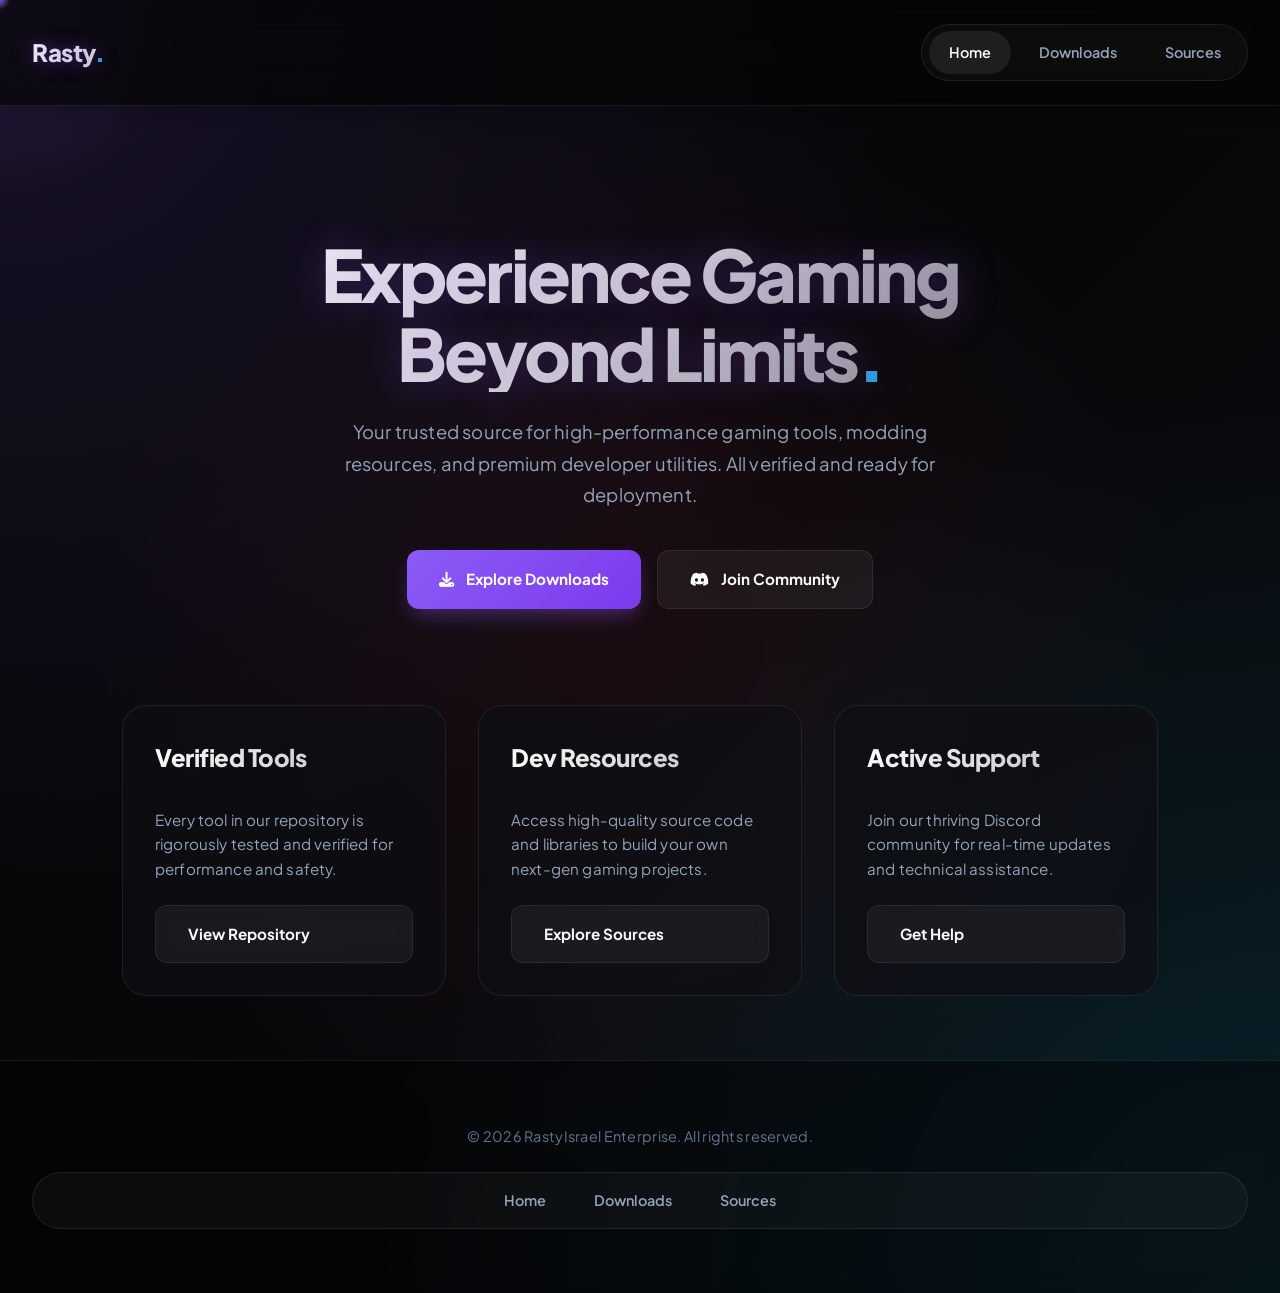
<file: index.html>
<!DOCTYPE html>
<html lang="en">
<head>
    <meta charset="UTF-8">
    <meta name="viewport" content="width=device-width, initial-scale=1.0">
    <title>RastyGaming - Premium Gaming Tools</title>
    <link rel="stylesheet" href="style.css">
    <link rel="stylesheet" href="https://cdnjs.cloudflare.com/ajax/libs/font-awesome/6.4.0/css/all.min.css">
</head>
<body>
    <div class="bg-mesh"></div>
    <div class="particles">
        <div class="particle"></div>
        <div class="particle"></div>
        <div class="particle"></div>
        <div class="particle"></div>
        <div class="particle"></div>
        <div class="particle"></div>
        <div class="particle"></div>
        <div class="particle"></div>
        <div class="particle"></div>
        <div class="particle"></div>
    </div>
    
    <header>
        <div class="logo">Rasty<span>.</span></div>
        <nav class="nav-links">
            <a href="index.html" class="active">Home</a>
            <a href="downloads.html">Downloads</a>
            <a href="sources.html">Sources</a>
        </nav>
    </header>

    <main>
        <section class="hero">
            <h2>Experience Gaming<br>Beyond Limits<span>.</span></h2>
            <p>Your trusted source for high-performance gaming tools, modding resources, and premium developer utilities. All verified and ready for deployment.</p>
            <div class="hero-btns">
                <a href="downloads.html" class="btn btn-primary">
                    <i class="fas fa-download"></i> Explore Downloads
                </a>
                <a href="https://discord.gg/8fP9UVPE9v" target="_blank" class="btn btn-secondary">
                    <i class="fab fa-discord"></i> Join Community
                </a>
            </div>
        </section>

        <section class="grid">
            <div class="card">
                <div class="card-title">Verified Tools</div>
                <p>Every tool in our repository is rigorously tested and verified for performance and safety.</p>
                <a href="downloads.html" class="btn btn-secondary">View Repository</a>
            </div>
            <div class="card">
                <div class="card-title">Dev Resources</div>
                <p>Access high-quality source code and libraries to build your own next-gen gaming projects.</p>
                <a href="sources.html" class="btn btn-secondary">Explore Sources</a>
            </div>
            <div class="card">
                <div class="card-title">Active Support</div>
                <p>Join our thriving Discord community for real-time updates and technical assistance.</p>
                <a href="https://discord.gg/8fP9UVPE9v" target="_blank" class="btn btn-secondary">Get Help</a>
            </div>
        </section>
    </main>

    <footer>
        <p>&copy; 2026 RastyIsrael Enterprise. All rights reserved.</p>
        <div class="nav-links">
            <a href="index.html">Home</a>
            <a href="downloads.html">Downloads</a>
            <a href="sources.html">Sources</a>
        </div>
    </footer>

    <script src="script.js"></script>
</body>
</html>
</file>
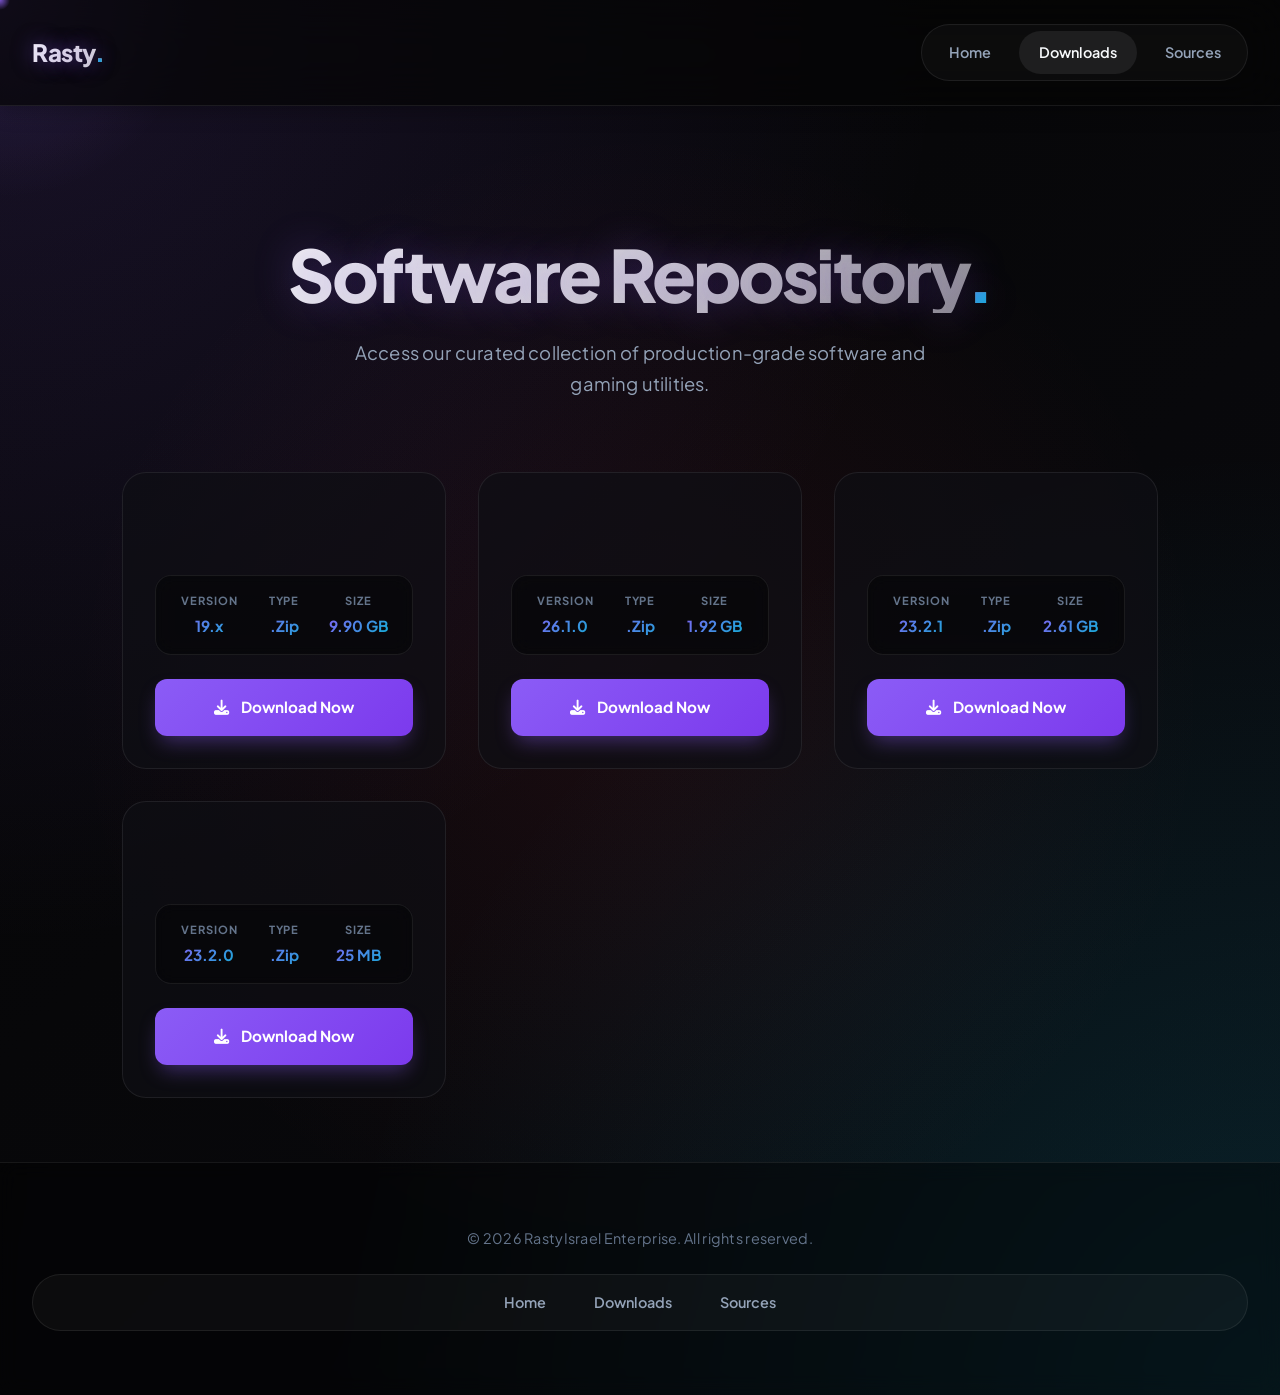
<file: downloads.html>
<!DOCTYPE html>
<html lang="en">
<head>
    <meta charset="UTF-8">
    <meta name="viewport" content="width=device-width, initial-scale=1.0">
    <title>Downloads - RastyGaming</title>
    <link rel="stylesheet" href="style.css">
    <link rel="stylesheet" href="https://cdnjs.cloudflare.com/ajax/libs/font-awesome/6.4.0/css/all.min.css">
</head>
<body>
    <div class="bg-mesh"></div>
    <div class="particles">
        <div class="particle"></div>
        <div class="particle"></div>
        <div class="particle"></div>
        <div class="particle"></div>
        <div class="particle"></div>
        <div class="particle"></div>
        <div class="particle"></div>
        <div class="particle"></div>
        <div class="particle"></div>
        <div class="particle"></div>
    </div>
    
    <header>
        <div class="logo">Rasty<span>.</span></div>
        <nav class="nav-links">
            <a href="index.html">Home</a>
            <a href="downloads.html" class="active">Downloads</a>
            <a href="sources.html">Sources</a>
        </nav>
    </header>

    <main>
        <section class="hero" style="padding-bottom: 2rem;">
            <h2>Software Repository<span>.</span></h2>
            <p>Access our curated collection of production-grade software and gaming utilities.</p>
        </section>

        <div class="grid">
            <!-- DOWNLOAD 1 -->
            <div class="card">
                <div class="card-title private-name" onclick="revealName(this)">
                    <span>Davinci Resolve Studio</span>
                </div>
                <div class="stats">
                    <div class="stat-item">
                        <span class="stat-label">Version</span>
                        <span class="stat-value">19.x</span>
                    </div>
                    <div class="stat-item">
                        <span class="stat-label">Type</span>
                        <span class="stat-value">.Zip</span>
                    </div>
                    <div class="stat-item">
                        <span class="stat-label">Size</span>
                        <span class="stat-value">9.90 GB</span>
                    </div>
                </div>
                <a href="https://drive.google.com/uc?export=download&id=1-Jj6_EDDsdk5bNQLrPvIruEMJoP8ZSNB" class="btn btn-primary" style="justify-content: center;">
                    <i class="fas fa-download"></i> Download Now
                </a>
            </div>

            <!-- DOWNLOAD 2 -->
            <div class="card">
                <div class="card-title private-name" onclick="revealName(this)">
                    <span>FL Studio Producer</span>
                </div>
                <div class="stats">
                    <div class="stat-item">
                        <span class="stat-label">Version</span>
                        <span class="stat-value">26.1.0</span>
                    </div>
                    <div class="stat-item">
                        <span class="stat-label">Type</span>
                        <span class="stat-value">.Zip</span>
                    </div>
                    <div class="stat-item">
                        <span class="stat-label">Size</span>
                        <span class="stat-value">1.92 GB</span>
                    </div>
                </div>
                <a href="https://drive.google.com/uc?export=download&id=1xzUbYLwWIYHFm2peaR0gy8tP8R7VI28_" class="btn btn-primary" style="justify-content: center;">
                    <i class="fas fa-download"></i> Download Now
                </a>
            </div>

            <!-- DOWNLOAD 3 -->
            <div class="card">
                <div class="card-title private-name" onclick="revealName(this)">
                    <span>After Effects 2026</span>
                </div>
                <div class="stats">
                    <div class="stat-item">
                        <span class="stat-label">Version</span>
                        <span class="stat-value">23.2.1</span>
                    </div>
                    <div class="stat-item">
                        <span class="stat-label">Type</span>
                        <span class="stat-value">.Zip</span>
                    </div>
                    <div class="stat-item">
                        <span class="stat-label">Size</span>
                        <span class="stat-value">2.61 GB</span>
                    </div>
                </div>
                <a href="https://drive.google.com/uc?export=download&id=1-Jj6_EDDsdk5bNQLrPvIruEMJoP8ZSNB" class="btn btn-primary" style="justify-content: center;">
                    <i class="fas fa-download"></i> Download Now
                </a>
            </div>

            <!-- DOWNLOAD 4 -->
            <div class="card">
                <div class="card-title private-name" onclick="revealName(this)">
                    <span>Premiere Pro 2026</span>
                </div>
                <div class="stats">
                    <div class="stat-item">
                        <span class="stat-label">Version</span>
                        <span class="stat-value">23.2.0</span>
                    </div>
                    <div class="stat-item">
                        <span class="stat-label">Type</span>
                        <span class="stat-value">.Zip</span>
                    </div>
                    <div class="stat-item">
                        <span class="stat-label">Size</span>
                        <span class="stat-value">25 MB</span>
                    </div>
                </div>
                <a href="https://drive.google.com/uc?export=download&id=15wnbRhq2ssq8uek4LeQk4J0cTgIZ6X-w" class="btn btn-primary" style="justify-content: center;">
                    <i class="fas fa-download"></i> Download Now
                </a>
            </div>
        </div>
    </main>

    <footer>
        <p>&copy; 2026 RastyIsrael Enterprise. All rights reserved.</p>
        <div class="nav-links">
            <a href="index.html">Home</a>
            <a href="downloads.html">Downloads</a>
            <a href="sources.html">Sources</a>
        </div>
    </footer>

    <script src="script.js"></script>
</body>
</html>
</file>
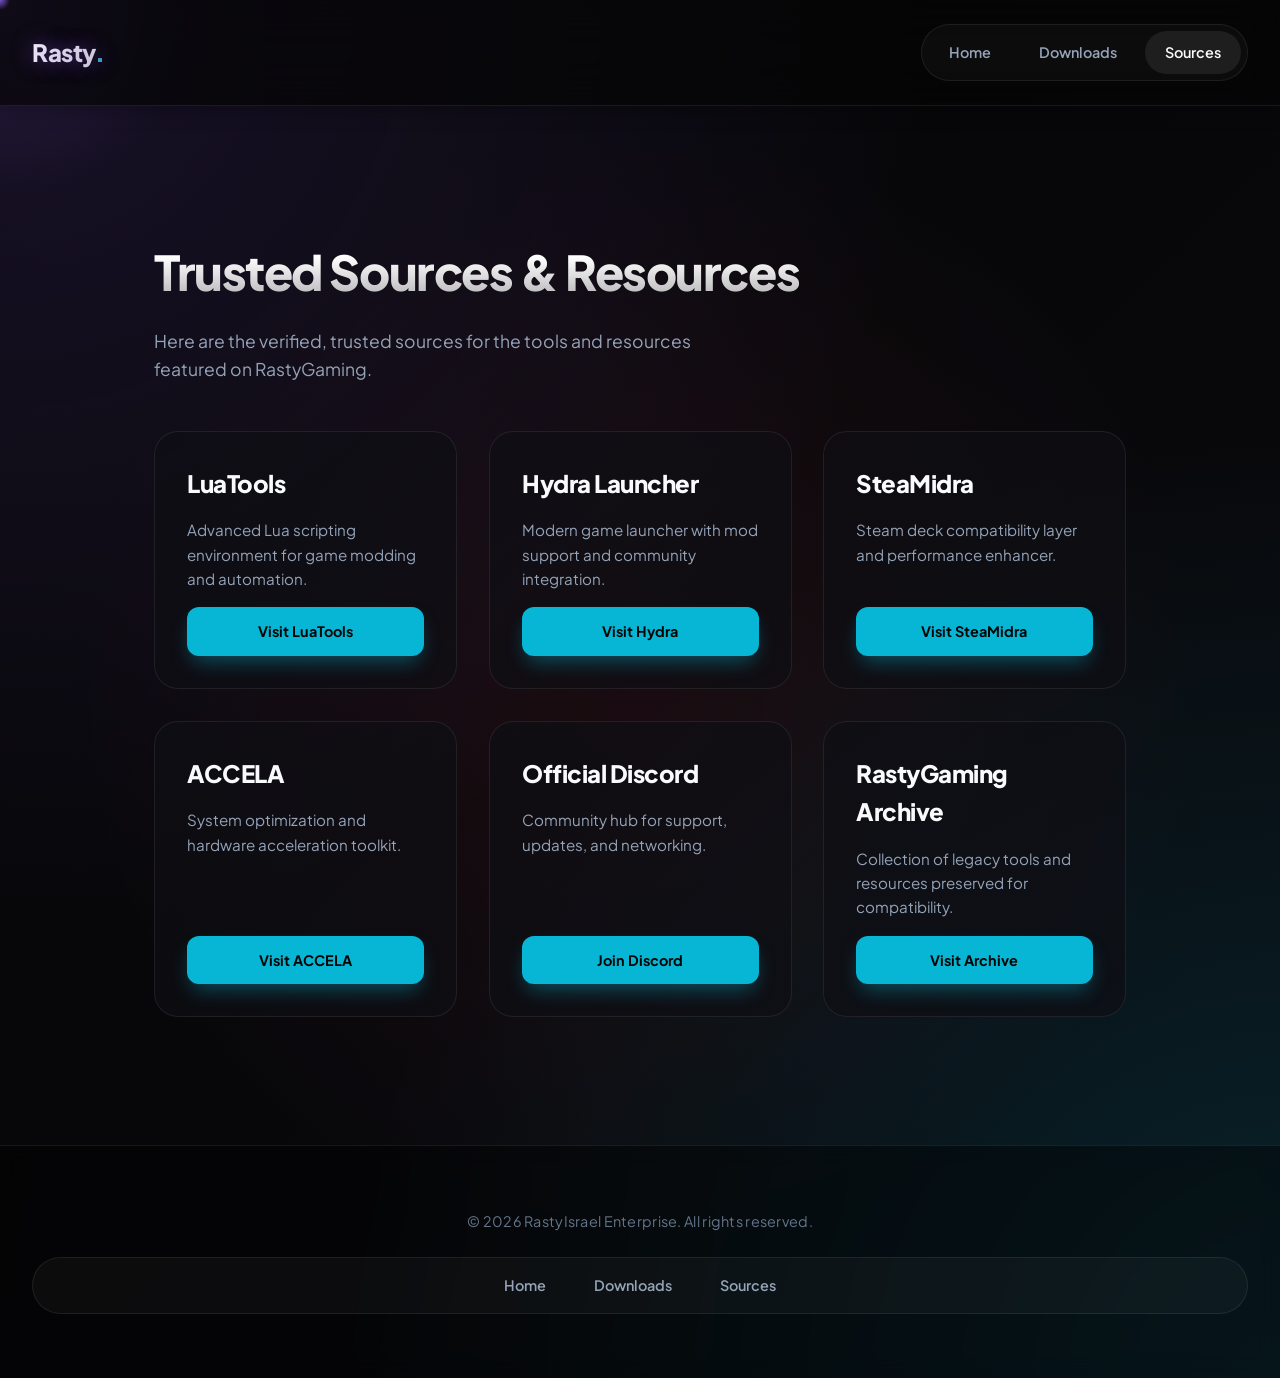
<file: sources.html>
<!DOCTYPE html>
<html lang="en">
<head>
    <meta charset="UTF-8">
    <meta name="viewport" content="width=device-width, initial-scale=1.0">
    <title>Sources - RastyGaming</title>
    <link rel="stylesheet" href="style.css">
    <link rel="stylesheet" href="https://cdnjs.cloudflare.com/ajax/libs/font-awesome/6.4.0/css/all.min.css">
</head>
<body>
    <div class="bg-mesh"></div>
    <div class="particles">
        <div class="particle"></div>
        <div class="particle"></div>
        <div class="particle"></div>
        <div class="particle"></div>
        <div class="particle"></div>
        <div class="particle"></div>
        <div class="particle"></div>
        <div class="particle"></div>
        <div class="particle"></div>
        <div class="particle"></div>
    </div>
    
    <header>
        <div class="logo">Rasty<span>.</span></div>
        <nav class="nav-links">
            <a href="index.html">Home</a>
            <a href="downloads.html">Downloads</a>
            <a href="sources.html" class="active">Sources</a>
        </nav>
    </header>

    <main>
        <section id="sources-section">
            <div class="sources-content">
                <h2>Trusted Sources & Resources</h2>
                <p>Here are the verified, trusted sources for the tools and resources featured on RastyGaming.</p>
                <div class="sources-grid">
                    <!-- Source 1 -->
                    <div class="source-card">
                        <h3>LuaTools</h3>
                        <p>Advanced Lua scripting environment for game modding and automation.</p>
                        <a href="https://lua.tools/app" target="_blank" class="source-button">Visit LuaTools</a>
                    </div>
                    <!-- Source 2 -->
                    <div class="source-card">
                        <h3>Hydra Launcher</h3>
                        <p>Modern game launcher with mod support and community integration.</p>
                        <a href="https://hydralauncher.gg/#download" target="_blank" class="source-button">Visit Hydra</a>
                    </div>
                    <!-- Source 3 -->
                    <div class="source-card">
                        <h3>SteaMidra</h3>
                        <p>Steam deck compatibility layer and performance enhancer.</p>
                        <a href="https://github.com/Midrags/SFF/releases/tag/v6.6.6" target="_blank" class="source-button">Visit SteaMidra</a>
                    </div>
                    <!-- Source 4 -->
                    <div class="source-card">
                        <h3>ACCELA</h3>
                        <p>System optimization and hardware acceleration toolkit.</p>
                        <a href="https://github.com/ciscosweater/enter-the-wired" target="_blank" class="source-button">Visit ACCELA</a>
                    </div>
                    <!-- Source 5 -->
                    <div class="source-card">
                        <h3>Official Discord</h3>
                        <p>Community hub for support, updates, and networking.</p>
                        <a href="https://discord.gg/8fP9UVPE9v" target="_blank" class="source-button">Join Discord</a>
                    </div>
                    <!-- Source 6 -->
                    <div class="source-card">
                        <h3>RastyGaming Archive</h3>
                        <p>Collection of legacy tools and resources preserved for compatibility.</p>
                        <a href="https://github.com/rastygaming/archive" target="_blank" class="source-button">Visit Archive</a>
                    </div>
                </div>
            </div>
        </section>
    </main>

    <footer>
        <p>&copy; 2026 RastyIsrael Enterprise. All rights reserved.</p>
        <div class="nav-links">
            <a href="index.html">Home</a>
            <a href="downloads.html">Downloads</a>
            <a href="sources.html">Sources</a>
        </div>
    </footer>

    <script src="script.js"></script>
</body>
</html>
</file>
<file: style.css>
@import url('https://fonts.googleapis.com/css2?family=Plus+Jakarta+Sans:wght@400;500;600;700;800&display=swap');

:root {
    /* Colors */
    --bg-dark: #050505;
    --bg-card: rgba(15, 15, 20, 0.7);
    --primary: #8b5cf6; /* Violet 500 */
    --primary-glow: rgba(139, 92, 246, 0.4);
    --secondary: #06b6d4; /* Cyan 500 */
    --secondary-glow: rgba(6, 182, 212, 0.4);
    --accent: #f43f5e; /* Rose 500 */
    
    /* Text */
    --text-main: #f8fafc;
    --text-muted: #94a3b8;
    --text-dim: #64748b;
    
    /* Layout */
    --container: 1100px;
    --radius-lg: 24px;
    --radius-md: 16px;
    --radius-sm: 12px;
    
    /* Effects */
    --glass: backdrop-filter: blur(20px) saturate(180%);
    --border: 1px solid rgba(255, 255, 255, 0.08);
    --shadow-lg: 0 20px 40px -15px rgba(0, 0, 0, 0.5);
    --transition: all 0.4s cubic-bezier(0.16, 1, 0.3, 1);
}

/* Base Styles */
* {
    margin: 0;
    padding: 0;
    box-sizing: border-box;
}

body {
    background-color: var(--bg-dark);
    color: var(--text-main);
    font-family: 'Plus Jakarta Sans', sans-serif;
    line-height: 1.6;
    overflow-x: hidden;
    min-height: 100vh;
    display: flex;
    flex-direction: column;
    scroll-behavior: smooth;
}

/* Page Transition Animation */
@keyframes pageFadeIn {
    from {
        opacity: 0;
        transform: translateY(20px);
    }
    to {
        opacity: 1;
        transform: translateY(0);
    }
}

body {
    animation: pageFadeIn 0.6s cubic-bezier(0.16, 1, 0.3, 1) both;
}

/* Background Animation */
.bg-mesh {
    position: fixed;
    top: 0;
    left: 0;
    width: 100%;
    height: 100%;
    z-index: -1;
    overflow: hidden;
    background: 
        radial-gradient(circle at 0% 0%, rgba(139, 92, 246, 0.15) 0%, transparent 50%),
        radial-gradient(circle at 100% 100%, rgba(6, 182, 212, 0.15) 0%, transparent 50%),
        radial-gradient(circle at 50% 50%, rgba(244, 63, 94, 0.08) 0%, transparent 60%),
        linear-gradient(135deg, var(--bg-dark) 0%, #0a0a0f 100%);
    animation: gradientShift 15s ease infinite;
}

@keyframes gradientShift {
    0%, 100% {
        background-position: 0% 0%, 100% 100%, 50% 50%;
        filter: hue-rotate(0deg);
    }
    50% {
        background-position: 100% 0%, 0% 100%, 50% 50%;
        filter: hue-rotate(15deg);
    }
}

/* Floating Particles */
.particles {
    position: fixed;
    top: 0;
    left: 0;
    width: 100%;
    height: 100%;
    z-index: -1;
    pointer-events: none;
    overflow: hidden;
}

/* Mouse Glow Effect */
.mouse-glow {
    position: fixed;
    width: 400px;
    height: 400px;
    background: radial-gradient(circle, rgba(139, 92, 246, 0.15) 0%, transparent 70%);
    border-radius: 50%;
    pointer-events: none;
    z-index: 0;
    transform: translate(-50%, -50%);
    transition: opacity 0.3s ease;
    mix-blend-mode: screen;
}

/* Custom Cursor */
.cursor-glow {
    position: fixed;
    width: 20px;
    height: 20px;
    background: radial-gradient(circle, var(--primary) 0%, transparent 70%);
    border-radius: 50%;
    pointer-events: none;
    z-index: 9999;
    transform: translate(-50%, -50%);
    transition: transform 0.1s ease-out;
    mix-blend-mode: screen;
    opacity: 0.8;
}

.cursor-glow.clicking {
    transform: translate(-50%, -50%) scale(0.8);
    opacity: 1;
}

/* Hide custom cursor on touch devices */
@media (hover: none) and (pointer: coarse) {
    .cursor-glow,
    .mouse-glow {
        display: none;
    }
}

.particle {
    position: absolute;
    width: 4px;
    height: 4px;
    background: var(--primary);
    border-radius: 50%;
    opacity: 0;
    animation: floatParticle 20s infinite;
    box-shadow: 0 0 10px var(--primary-glow);
}

.particle:nth-child(1) { left: 10%; animation-delay: 0s; animation-duration: 25s; }
.particle:nth-child(2) { left: 20%; animation-delay: 2s; animation-duration: 20s; background: var(--secondary); box-shadow: 0 0 10px var(--secondary-glow); }
.particle:nth-child(3) { left: 30%; animation-delay: 4s; animation-duration: 22s; }
.particle:nth-child(4) { left: 40%; animation-delay: 1s; animation-duration: 28s; background: var(--secondary); box-shadow: 0 0 10px var(--secondary-glow); }
.particle:nth-child(5) { left: 50%; animation-delay: 3s; animation-duration: 24s; }
.particle:nth-child(6) { left: 60%; animation-delay: 5s; animation-duration: 21s; background: var(--accent); box-shadow: 0 0 10px rgba(244, 63, 94, 0.4); }
.particle:nth-child(7) { left: 70%; animation-delay: 2.5s; animation-duration: 26s; }
.particle:nth-child(8) { left: 80%; animation-delay: 4.5s; animation-duration: 23s; background: var(--secondary); box-shadow: 0 0 10px var(--secondary-glow); }
.particle:nth-child(9) { left: 90%; animation-delay: 1.5s; animation-duration: 27s; }
.particle:nth-child(10) { left: 15%; animation-delay: 3.5s; animation-duration: 25s; background: var(--accent); box-shadow: 0 0 10px rgba(244, 63, 94, 0.4); }

@keyframes floatParticle {
    0% {
        transform: translateY(100vh) scale(0);
        opacity: 0;
    }
    10% {
        opacity: 0.6;
    }
    90% {
        opacity: 0.6;
    }
    100% {
        transform: translateY(-100vh) scale(1);
        opacity: 0;
    }
}

/* Header & Nav */
header {
    position: sticky;
    top: 0;
    z-index: 100;
    padding: 1.5rem 2rem;
    display: flex;
    justify-content: space-between;
    align-items: center;
    background: rgba(5, 5, 5, 0.7);
    backdrop-filter: blur(25px);
    border-bottom: var(--border);
    box-shadow: 0 4px 20px rgba(0, 0, 0, 0.3);
}

.logo {
    font-size: 1.5rem;
    font-weight: 800;
    letter-spacing: -0.02em;
    background: linear-gradient(135deg, #fff 0%, rgba(255,255,255,0.8) 100%);
    -webkit-background-clip: text;
    -webkit-text-fill-color: transparent;
    text-shadow: 0 0 20px rgba(139, 92, 246, 0.5);
    transition: var(--transition);
}

.logo:hover {
    text-shadow: 0 0 30px rgba(139, 92, 246, 0.8);
}

.logo span {
    background: linear-gradient(135deg, var(--primary) 0%, var(--secondary) 100%);
    -webkit-background-clip: text;
    -webkit-text-fill-color: transparent;
    animation: logoShimmer 3s ease-in-out infinite;
}

@keyframes logoShimmer {
    0%, 100% {
        filter: brightness(1);
    }
    50% {
        filter: brightness(1.3);
    }
}

.nav-links {
    display: flex;
    gap: 0.5rem;
    background: rgba(255, 255, 255, 0.03);
    padding: 0.4rem;
    border-radius: 100px;
    border: var(--border);
}

.nav-links a {
    text-decoration: none;
    color: var(--text-muted);
    font-size: 0.9rem;
    font-weight: 600;
    padding: 0.6rem 1.25rem;
    border-radius: 100px;
    transition: var(--transition);
    position: relative;
    overflow: hidden;
}

.nav-links a::before {
    content: '';
    position: absolute;
    top: 50%;
    left: 50%;
    width: 0;
    height: 0;
    background: radial-gradient(circle, var(--primary-glow) 0%, transparent 70%);
    border-radius: 50%;
    transform: translate(-50%, -50%);
    transition: width 0.6s ease, height 0.6s ease;
}

.nav-links a:hover::before {
    width: 200%;
    height: 200%;
}

.nav-links a:hover, .nav-links a.active {
    color: var(--text-main);
    background: rgba(255, 255, 255, 0.08);
}

/* Main Content */
main {
    flex: 1;
    padding: 4rem 2rem;
    width: 100%;
    max-width: var(--container);
    margin: 0 auto;
}

/* Hero Section */
.hero {
    text-align: center;
    padding: 4rem 0 6rem;
    position: relative;
}

.hero h2 {
    font-size: clamp(2.5rem, 8vw, 4.5rem);
    font-weight: 800;
    line-height: 1.1;
    letter-spacing: -0.04em;
    margin-bottom: 1.5rem;
    background: linear-gradient(135deg, #fff 0%, rgba(255,255,255,0.8) 50%, rgba(255,255,255,0.4) 100%);
    -webkit-background-clip: text;
    -webkit-text-fill-color: transparent;
    text-shadow: 0 0 40px rgba(139, 92, 246, 0.3);
}

.hero p {
    font-size: 1.15rem;
    color: var(--text-muted);
    max-width: 600px;
    margin: 0 auto 2.5rem;
    line-height: 1.7;
    letter-spacing: 0.01em;
}

.hero-btns {
    display: flex;
    gap: 1rem;
    justify-content: center;
}

/* Buttons */
.btn {
    display: inline-flex;
    align-items: center;
    gap: 0.75rem;
    padding: 1rem 2rem;
    border-radius: var(--radius-sm);
    font-weight: 700;
    text-decoration: none;
    transition: var(--transition);
    cursor: pointer;
    font-size: 0.95rem;
    position: relative;
    overflow: hidden;
    transform-style: preserve-3d;
}

.btn::before {
    content: '';
    position: absolute;
    top: 50%;
    left: 50%;
    width: 0;
    height: 0;
    background: radial-gradient(circle, rgba(255, 255, 255, 0.3) 0%, transparent 70%);
    border-radius: 50%;
    transform: translate(-50%, -50%);
    transition: width 0.6s ease, height 0.6s ease;
}

.btn:hover::before {
    width: 300%;
    height: 300%;
}

.btn-primary {
    background: linear-gradient(135deg, var(--primary) 0%, #7c3aed 100%);
    color: white;
    box-shadow: 0 10px 20px -5px var(--primary-glow);
    border: none;
}

.btn-primary:hover {
    transform: translateY(-4px) scale(1.02);
    box-shadow: 0 15px 30px -5px var(--primary-glow), 0 0 30px rgba(139, 92, 246, 0.4);
    filter: brightness(1.1);
}

.btn-secondary {
    background: rgba(255, 255, 255, 0.05);
    color: var(--text-main);
    border: var(--border);
    backdrop-filter: blur(10px);
}

.btn-secondary:hover {
    background: rgba(255, 255, 255, 0.1);
    transform: translateY(-4px) scale(1.02);
    border-color: rgba(255, 255, 255, 0.2);
    box-shadow: 0 10px 20px -5px rgba(0, 0, 0, 0.3);
}

/* Grids */
.grid {
    display: grid;
    grid-template-columns: repeat(auto-fill, minmax(320px, 1fr));
    gap: 2rem;
}

/* Cards */
.card {
    background: var(--bg-card);
    backdrop-filter: blur(20px);
    border: var(--border);
    border-radius: var(--radius-lg);
    padding: 2rem;
    transition: var(--transition);
    display: flex;
    flex-direction: column;
    gap: 1.5rem;
    position: relative;
    overflow: hidden;
    transform-style: preserve-3d;
    perspective: 1000px;
}

.card:hover {
    transform: translateY(-15px) rotateX(5deg) rotateY(-5deg);
    border-color: rgba(255, 255, 255, 0.3);
    box-shadow: 
        var(--shadow-lg),
        0 0 40px rgba(139, 92, 246, 0.2),
        0 0 80px rgba(6, 182, 212, 0.1);
}

.card::before {
    content: '';
    position: absolute;
    top: 0;
    left: 0;
    width: 100%;
    height: 100%;
    background: linear-gradient(135deg, var(--primary-glow) 0%, transparent 50%, var(--secondary-glow) 100%);
    opacity: 0;
    transition: var(--transition);
    z-index: 0;
}

.card:hover::before {
    opacity: 1;
}

.card::after {
    content: '';
    position: absolute;
    top: -50%;
    left: -50%;
    width: 200%;
    height: 200%;
    background: radial-gradient(circle, rgba(255, 255, 255, 0.1) 0%, transparent 70%);
    opacity: 0;
    transition: var(--transition);
    transform: scale(0);
}

.card:hover::after {
    opacity: 1;
    transform: scale(1);
}

.card > * {
    position: relative;
    z-index: 1;
}

.card-title {
    font-size: 1.5rem;
    font-weight: 800;
    letter-spacing: -0.02em;
    background: linear-gradient(135deg, #fff 0%, rgba(255,255,255,0.7) 100%);
    -webkit-background-clip: text;
    -webkit-text-fill-color: transparent;
    margin-bottom: 0.5rem;
}

.card p {
    color: var(--text-muted);
    font-size: 0.95rem;
    line-height: 1.6;
    letter-spacing: 0.01em;
}

/* Download Stats */
.stats {
    display: flex;
    justify-content: space-between;
    padding: 1rem;
    background: rgba(0, 0, 0, 0.4);
    border-radius: var(--radius-md);
    border: var(--border);
    backdrop-filter: blur(10px);
}

.stat-item {
    display: flex;
    flex-direction: column;
    gap: 0.25rem;
    text-align: center;
    flex: 1;
}

.stat-label {
    font-size: 0.7rem;
    text-transform: uppercase;
    letter-spacing: 0.08em;
    color: var(--text-dim);
    font-weight: 700;
}

.stat-value {
    font-size: 0.95rem;
    font-weight: 700;
    color: var(--text-main);
    background: linear-gradient(135deg, var(--primary) 0%, var(--secondary) 100%);
    -webkit-background-clip: text;
    -webkit-text-fill-color: transparent;
}

/* Footer */
footer {
    padding: 4rem 2rem;
    text-align: center;
    border-top: var(--border);
    background: rgba(0,0,0,0.4);
    backdrop-filter: blur(10px);
}

footer p {
    color: var(--text-dim);
    font-size: 0.9rem;
    letter-spacing: 0.02em;
}

footer .nav-links {
    margin-top: 1.5rem;
    justify-content: center;
}

/* Sources Page Styles */
#sources-section {
    padding: 4rem 0;
}

.sources-content {
    max-width: var(--container);
    margin: 0 auto;
    padding: 0 2rem;
}

.sources-content h2 {
    font-size: clamp(2rem, 5vw, 3rem);
    font-weight: 800;
    letter-spacing: -0.03em;
    margin-bottom: 1rem;
    background: linear-gradient(to bottom, #fff 30%, rgba(255,255,255,0.6) 100%);
    -webkit-background-clip: text;
    -webkit-text-fill-color: transparent;
}

.sources-content > p {
    font-size: 1.1rem;
    color: var(--text-muted);
    max-width: 600px;
    margin-bottom: 3rem;
}

.sources-grid {
    display: grid;
    grid-template-columns: repeat(auto-fill, minmax(300px, 1fr));
    gap: 2rem;
}

.source-card {
    background: var(--bg-card);
    backdrop-filter: blur(20px);
    border: var(--border);
    border-radius: var(--radius-lg);
    padding: 2rem;
    transition: var(--transition);
    display: flex;
    flex-direction: column;
    gap: 1rem;
    position: relative;
    overflow: hidden;
    transform-style: preserve-3d;
}

.source-card:hover {
    transform: translateY(-10px) rotateX(3deg);
    border-color: rgba(255, 255, 255, 0.2);
    box-shadow: var(--shadow-lg);
}

.source-card::before {
    content: '';
    position: absolute;
    top: 0;
    left: 0;
    width: 100%;
    height: 100%;
    background: linear-gradient(135deg, var(--secondary-glow) 0%, transparent 50%);
    opacity: 0;
    transition: var(--transition);
}

.source-card:hover::before {
    opacity: 1;
}

.source-card h3 {
    font-size: 1.5rem;
    font-weight: 800;
    letter-spacing: -0.02em;
    margin: 0;
}

.source-card p {
    color: var(--text-muted);
    font-size: 0.95rem;
    line-height: 1.6;
}

.source-button {
    display: inline-flex;
    align-items: center;
    justify-content: center;
    gap: 0.5rem;
    padding: 0.8rem 1.5rem;
    background: var(--secondary);
    color: #050505;
    border-radius: var(--radius-sm);
    text-decoration: none;
    font-weight: 700;
    font-size: 0.9rem;
    transition: var(--transition);
    margin-top: auto;
    box-shadow: 0 10px 20px -5px var(--secondary-glow);
}

.source-button:hover {
    transform: translateY(-3px);
    box-shadow: 0 15px 30px -5px var(--secondary-glow);
    filter: brightness(1.1);
}

/* Animations */
@keyframes fadeInUp {
    from { opacity: 0; transform: translateY(30px); }
    to { opacity: 1; transform: translateY(0); }
}

@keyframes fadeInScale {
    from { opacity: 0; transform: scale(0.9); }
    to { opacity: 1; transform: scale(1); }
}

@keyframes slideInLeft {
    from { opacity: 0; transform: translateX(-30px); }
    to { opacity: 1; transform: translateX(0); }
}

@keyframes slideInRight {
    from { opacity: 0; transform: translateX(30px); }
    to { opacity: 1; transform: translateX(0); }
}

@keyframes slideInDown {
    from { opacity: 0; transform: translateY(-20px); }
    to { opacity: 1; transform: translateY(0); }
}

main > * {
    animation: fadeInUp 0.8s cubic-bezier(0.16, 1, 0.3, 1) both;
}

/* Staggered animations for cards */
.grid .card {
    opacity: 0;
    animation: fadeInUp 0.8s cubic-bezier(0.16, 1, 0.3, 1) both;
}

.grid .card:nth-child(1) { animation-delay: 0.1s; }
.grid .card:nth-child(2) { animation-delay: 0.2s; }
.grid .card:nth-child(3) { animation-delay: 0.3s; }
.grid .card:nth-child(4) { animation-delay: 0.4s; }
.grid .card:nth-child(5) { animation-delay: 0.5s; }
.grid .card:nth-child(6) { animation-delay: 0.6s; }

/* Staggered animations for source cards */
.sources-grid .source-card {
    opacity: 0;
    animation: fadeInScale 0.8s cubic-bezier(0.16, 1, 0.3, 1) both;
}

.sources-grid .source-card:nth-child(1) { animation-delay: 0.1s; }
.sources-grid .source-card:nth-child(2) { animation-delay: 0.2s; }
.sources-grid .source-card:nth-child(3) { animation-delay: 0.3s; }
.sources-grid .source-card:nth-child(4) { animation-delay: 0.4s; }
.sources-grid .source-card:nth-child(5) { animation-delay: 0.5s; }
.sources-grid .source-card:nth-child(6) { animation-delay: 0.6s; }

/* Header animation */
header {
    animation: slideInDown 0.8s cubic-bezier(0.16, 1, 0.3, 1) both;
}

/* Button hover pulse effect */
@keyframes pulse {
    0%, 100% { box-shadow: 0 0 0 0 rgba(139, 92, 246, 0.4); }
    50% { box-shadow: 0 0 0 10px rgba(139, 92, 246, 0); }
}

.btn-primary:hover {
    animation: pulse 1.5s infinite;
}

/* Responsive */
@media (max-width: 768px) {
    .nav-links { display: none; }
    .hero h2 { font-size: 3rem; }
    .hero-btns { flex-direction: column; }
    .mouse-glow { display: none; }
    .cursor-glow { display: none; }
}

/* Additional polish effects */
.hero h2 span {
    background: linear-gradient(135deg, var(--primary) 0%, var(--secondary) 100%);
    -webkit-background-clip: text;
    -webkit-text-fill-color: transparent;
    animation: textShimmer 3s ease-in-out infinite;
}

@keyframes textShimmer {
    0%, 100% { filter: brightness(1); }
    50% { filter: brightness(1.3); }
}

/* Smooth scrollbar */
::-webkit-scrollbar {
    width: 8px;
}

::-webkit-scrollbar-track {
    background: var(--bg-dark);
}

::-webkit-scrollbar-thumb {
    background: linear-gradient(var(--primary), var(--secondary));
    border-radius: 4px;
}

::-webkit-scrollbar-thumb:hover {
    background: linear-gradient(var(--secondary), var(--primary));
}

/* Selection styling */
::selection {
    background: var(--primary);
    color: white;
}

::-moz-selection {
    background: var(--primary);
    color: white;
}

/* Private Reveal Effect */
.private-name {
    position: relative;
    cursor: pointer;
}

.private-name span {
    transition: var(--transition);
    filter: blur(8px);
    opacity: 0.3;
}

.private-name.revealed span {
    filter: blur(0);
    opacity: 1;
}

.private-name::after {
    content: 'Click to Reveal';
    position: absolute;
    top: 50%;
    left: 50%;
    transform: translate(-50%, -50%);
    font-size: 0.75rem;
    font-weight: 700;
    text-transform: uppercase;
    letter-spacing: 0.1em;
    color: var(--primary);
    white-space: nowrap;
    transition: var(--transition);
}

.private-name.revealed::after {
    opacity: 0;
    pointer-events: none;
}
</file>
